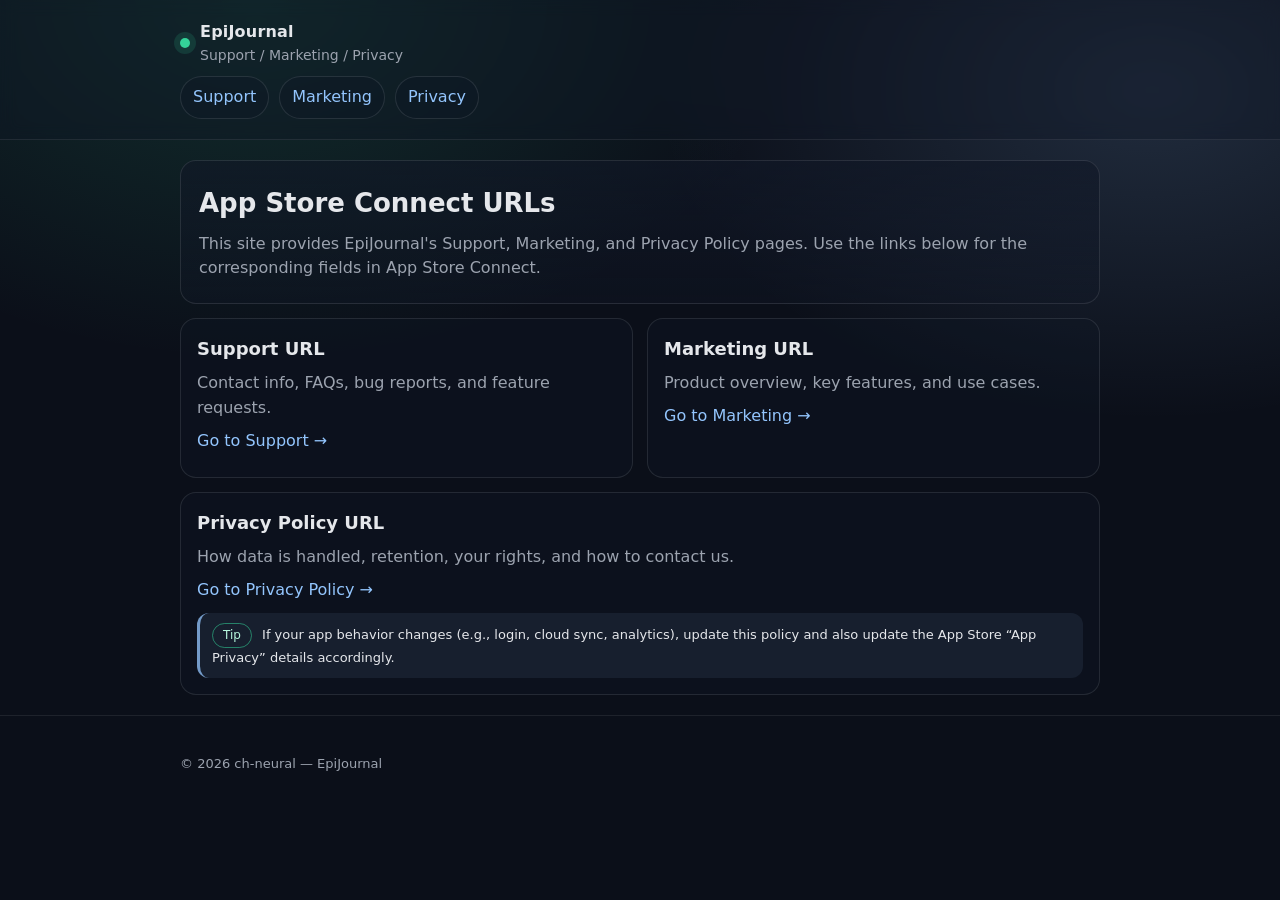
<file: docs/index.html>
<!doctype html>
<html lang="en">
  <head>
    <meta charset="utf-8" />
    <meta name="viewport" content="width=device-width, initial-scale=1" />
    <title>EpiJournal — Support / Marketing / Privacy</title>
    <meta name="description" content="Support, marketing, and privacy policy pages for EpiJournal (App Store Connect URLs)." />
    <link rel="stylesheet" href="./assets/styles.css" />
  </head>
  <body>
    <header>
      <div class="container">
        <div class="brand">
          <div class="logo" aria-hidden="true"></div>
          <div>
            <div class="title">EpiJournal</div>
            <div class="subtitle">Support / Marketing / Privacy</div>
          </div>
        </div>
        <nav aria-label="Primary">
          <a href="./support.html">Support</a>
          <a href="./marketing.html">Marketing</a>
          <a href="./privacy.html">Privacy</a>
        </nav>
      </div>
    </header>

    <main class="container">
      <section class="hero">
        <h1>App Store Connect URLs</h1>
        <p>This site provides EpiJournal's Support, Marketing, and Privacy Policy pages. Use the links below for the corresponding fields in App Store Connect.</p>
      </section>

      <section class="grid" aria-label="Pages">
        <article class="card half">
          <h2>Support URL</h2>
          <p class="muted">Contact info, FAQs, bug reports, and feature requests.</p>
          <p><a href="./support.html">Go to Support →</a></p>
        </article>

        <article class="card half">
          <h2>Marketing URL</h2>
          <p class="muted">Product overview, key features, and use cases.</p>
          <p><a href="./marketing.html">Go to Marketing →</a></p>
        </article>

        <article class="card">
          <h2>Privacy Policy URL</h2>
          <p class="muted">How data is handled, retention, your rights, and how to contact us.</p>
          <p><a href="./privacy.html">Go to Privacy Policy →</a></p>
          <div class="callout small">
            <div><span class="pill ok">Tip</span> If your app behavior changes (e.g., login, cloud sync, analytics), update this policy and also update the App Store “App Privacy” details accordingly.</div>
          </div>
        </article>
      </section>
    </main>

    <footer>
      <div class="container small">
        <div class="muted">© <span id="y"></span> ch-neural — EpiJournal</div>
      </div>
    </footer>

    <script>
      document.getElementById("y").textContent = String(new Date().getFullYear());
    </script>
  </body>
</html>
</file>
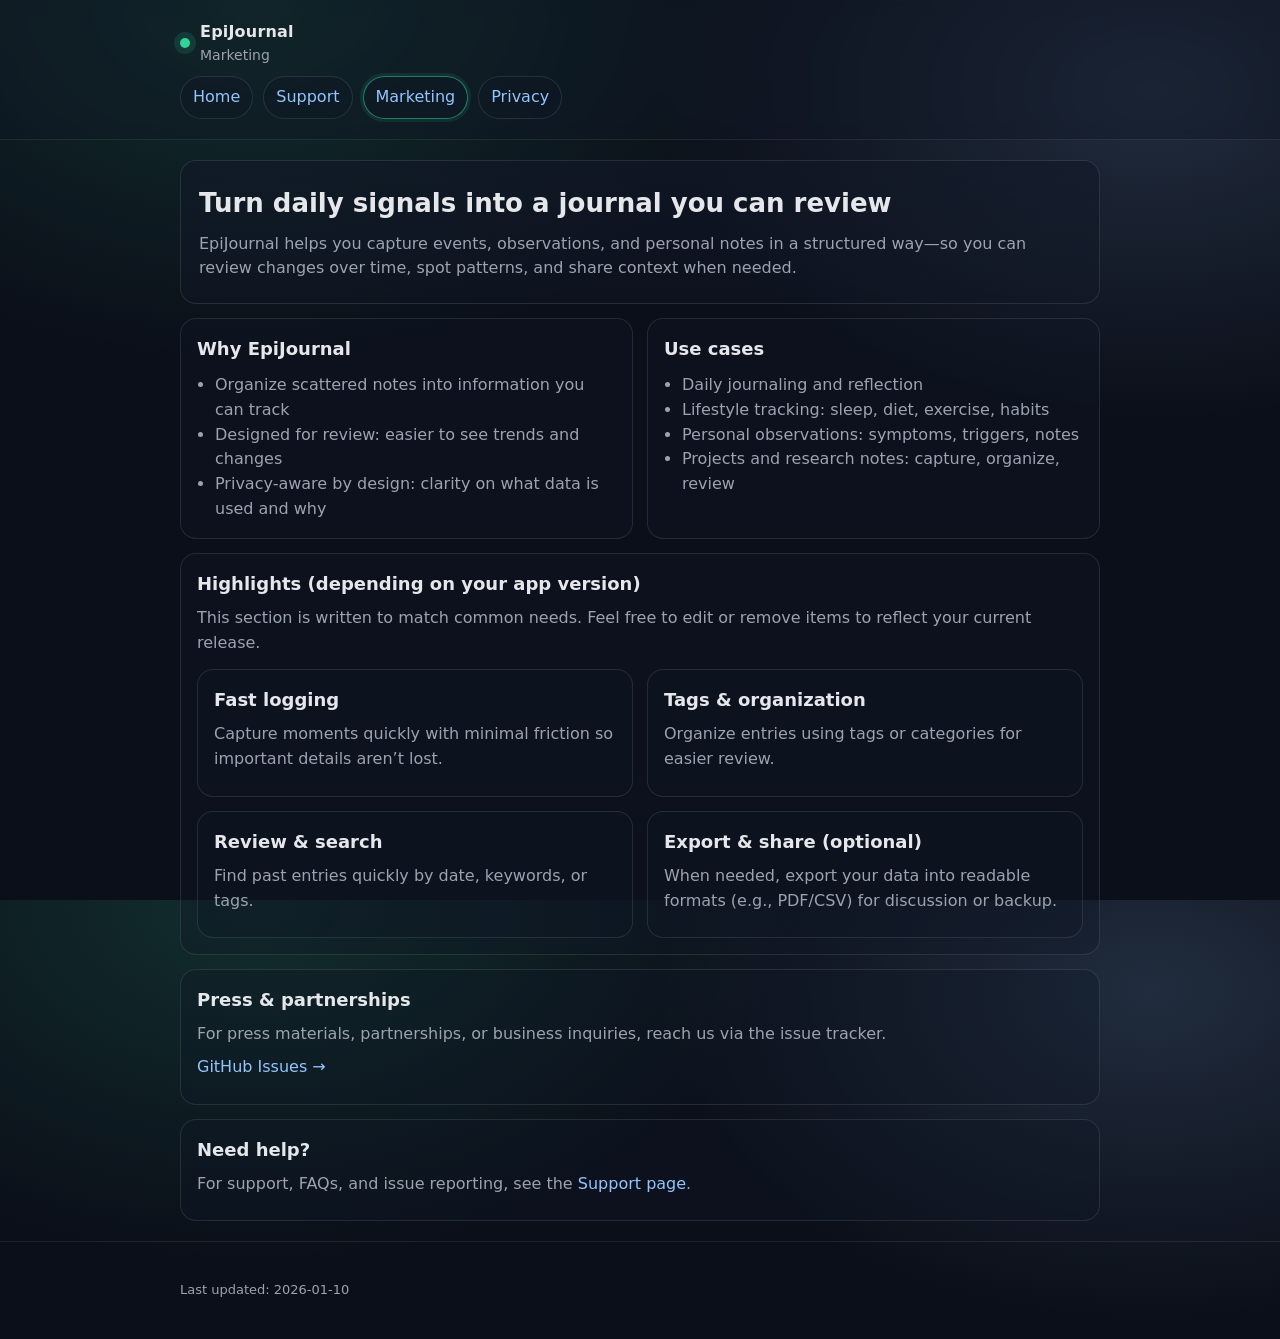
<file: docs/marketing.html>
<!doctype html>
<html lang="en">
  <head>
    <meta charset="utf-8" />
    <meta name="viewport" content="width=device-width, initial-scale=1" />
    <title>EpiJournal — Marketing</title>
    <meta name="description" content="EpiJournal product overview and key highlights (Marketing URL)." />
    <link rel="stylesheet" href="./assets/styles.css" />
  </head>
  <body>
    <header>
      <div class="container">
        <div class="brand">
          <div class="logo" aria-hidden="true"></div>
          <div>
            <div class="title">EpiJournal</div>
            <div class="subtitle">Marketing</div>
          </div>
        </div>
        <nav aria-label="Primary">
          <a href="./index.html">Home</a>
          <a href="./support.html">Support</a>
          <a href="./marketing.html" aria-current="page">Marketing</a>
          <a href="./privacy.html">Privacy</a>
        </nav>
      </div>
    </header>

    <main class="container">
      <section class="hero">
        <h1>Turn daily signals into a journal you can review</h1>
        <p>EpiJournal helps you capture events, observations, and personal notes in a structured way—so you can review changes over time, spot patterns, and share context when needed.</p>
      </section>

      <section class="grid">
        <article class="card half">
          <h2>Why EpiJournal</h2>
          <ul>
            <li>Organize scattered notes into information you can track</li>
            <li>Designed for review: easier to see trends and changes</li>
            <li>Privacy-aware by design: clarity on what data is used and why</li>
          </ul>
        </article>

        <article class="card half">
          <h2>Use cases</h2>
          <ul>
            <li>Daily journaling and reflection</li>
            <li>Lifestyle tracking: sleep, diet, exercise, habits</li>
            <li>Personal observations: symptoms, triggers, notes</li>
            <li>Projects and research notes: capture, organize, review</li>
          </ul>
        </article>

        <article class="card">
          <h2>Highlights (depending on your app version)</h2>
          <p class="muted">This section is written to match common needs. Feel free to edit or remove items to reflect your current release.</p>
          <div class="grid">
            <div class="card half">
              <h2>Fast logging</h2>
              <p>Capture moments quickly with minimal friction so important details aren’t lost.</p>
            </div>
            <div class="card half">
              <h2>Tags & organization</h2>
              <p>Organize entries using tags or categories for easier review.</p>
            </div>
            <div class="card half">
              <h2>Review & search</h2>
              <p>Find past entries quickly by date, keywords, or tags.</p>
            </div>
            <div class="card half">
              <h2>Export & share (optional)</h2>
              <p>When needed, export your data into readable formats (e.g., PDF/CSV) for discussion or backup.</p>
            </div>
          </div>
        </article>

        <article class="card">
          <h2>Press & partnerships</h2>
          <p class="muted">For press materials, partnerships, or business inquiries, reach us via the issue tracker.</p>
          <p><a href="https://github.com/ch-neural/EpiJournal-support/issues">GitHub Issues →</a></p>
        </article>

        <article class="card">
          <h2>Need help?</h2>
          <p class="muted">For support, FAQs, and issue reporting, see the <a href="./support.html">Support page</a>.</p>
        </article>
      </section>
    </main>

    <footer>
      <div class="container small">
        <div class="muted">Last updated: 2026-01-10</div>
      </div>
    </footer>
  </body>
</html>
</file>
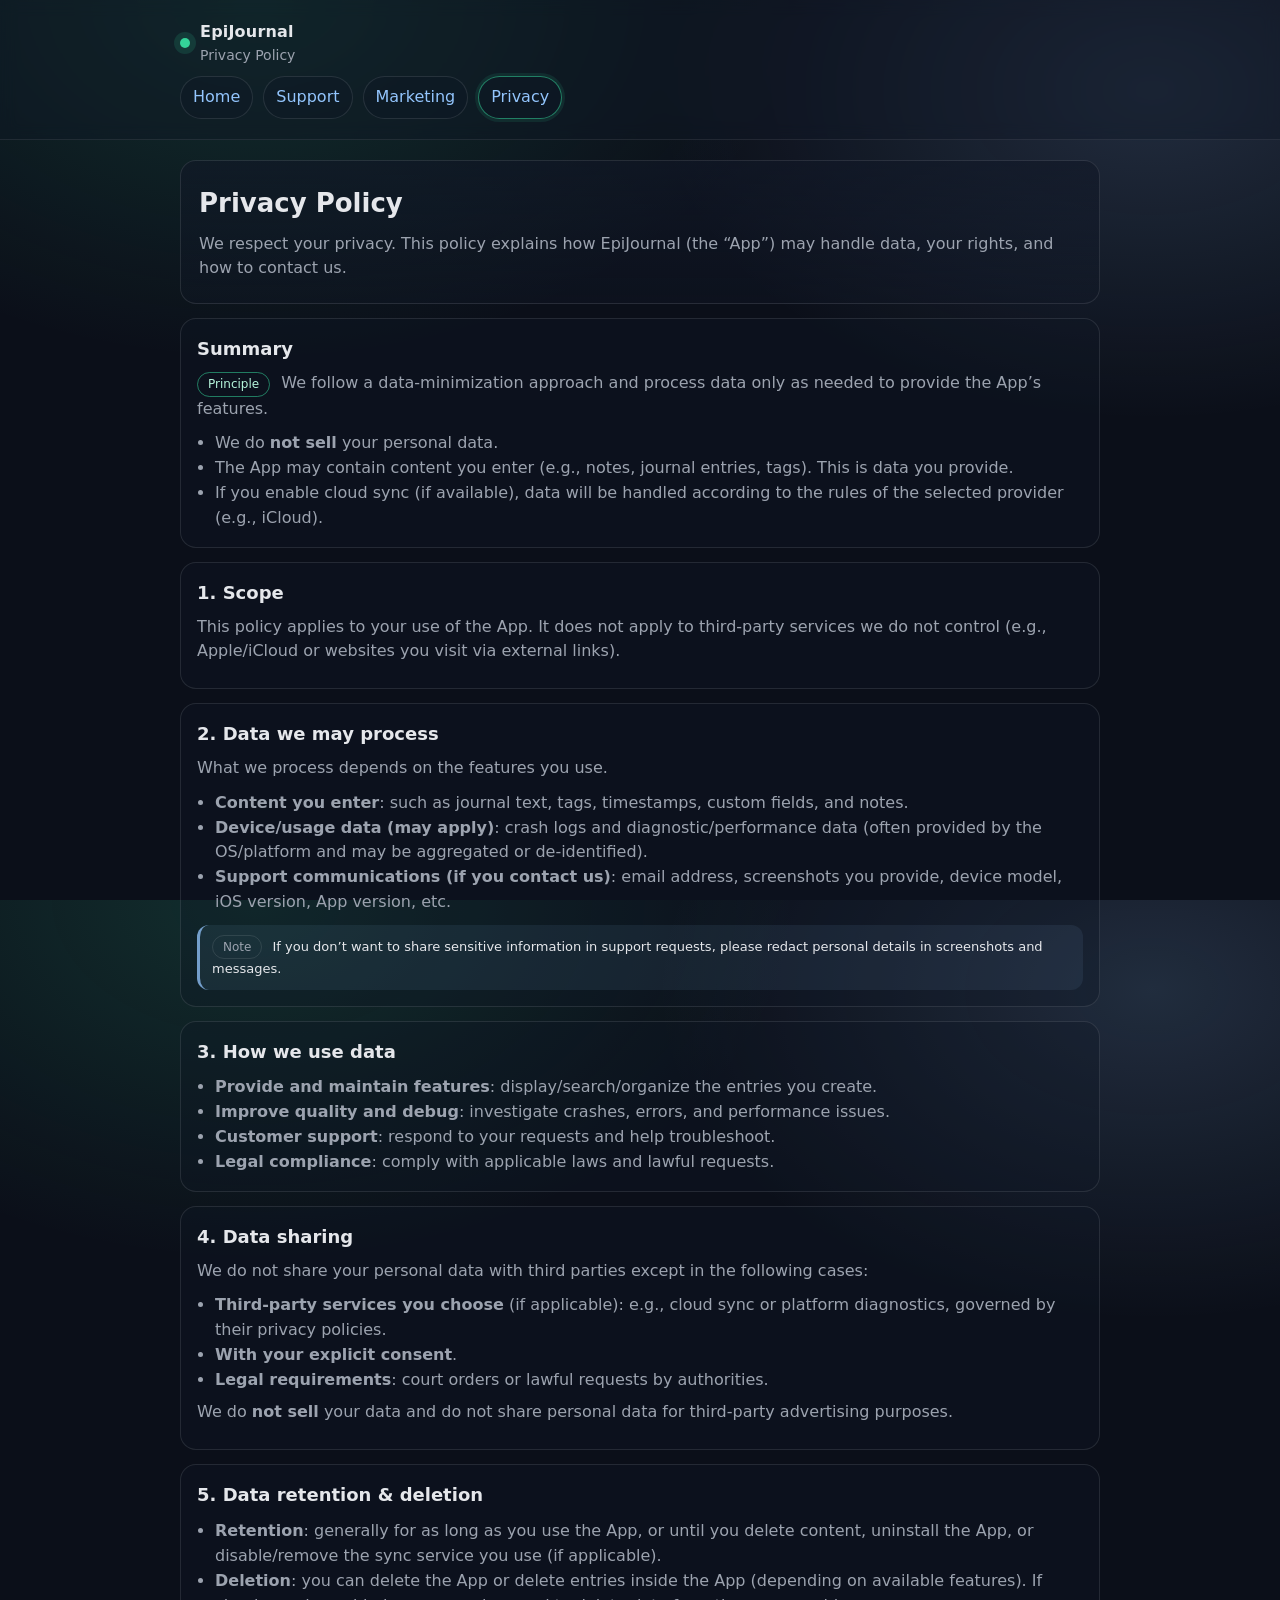
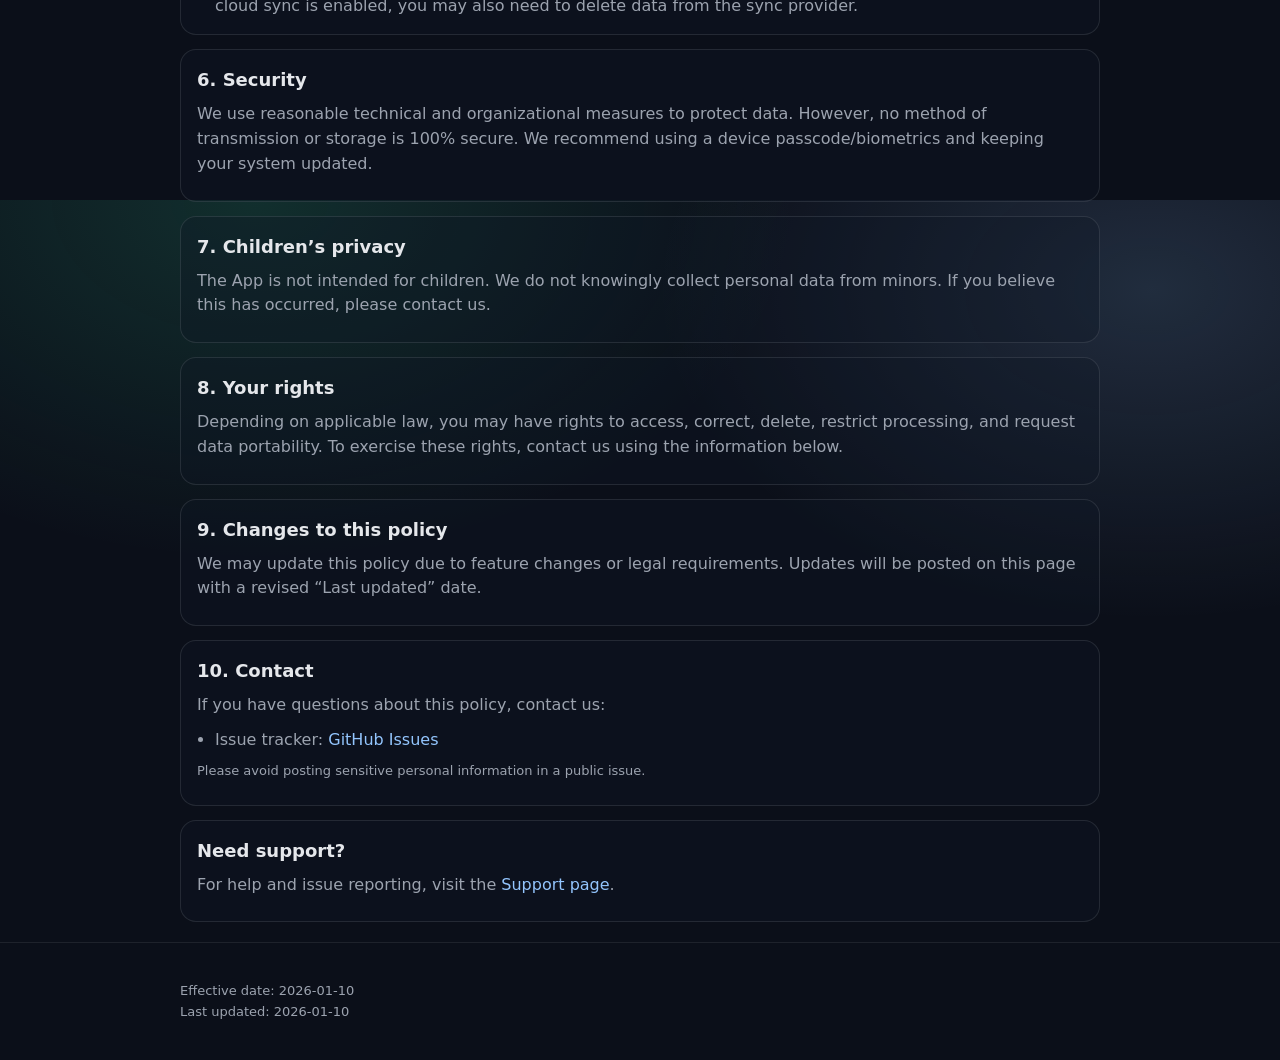
<file: docs/privacy.html>
<!doctype html>
<html lang="en">
  <head>
    <meta charset="utf-8" />
    <meta name="viewport" content="width=device-width, initial-scale=1" />
    <title>EpiJournal — Privacy Policy</title>
    <meta name="description" content="EpiJournal privacy policy (Privacy Policy URL)." />
    <link rel="stylesheet" href="./assets/styles.css" />
  </head>
  <body>
    <header>
      <div class="container">
        <div class="brand">
          <div class="logo" aria-hidden="true"></div>
          <div>
            <div class="title">EpiJournal</div>
            <div class="subtitle">Privacy Policy</div>
          </div>
        </div>
        <nav aria-label="Primary">
          <a href="./index.html">Home</a>
          <a href="./support.html">Support</a>
          <a href="./marketing.html">Marketing</a>
          <a href="./privacy.html" aria-current="page">Privacy</a>
        </nav>
      </div>
    </header>

    <main class="container">
      <section class="hero">
        <h1>Privacy Policy</h1>
        <p>We respect your privacy. This policy explains how EpiJournal (the “App”) may handle data, your rights, and how to contact us.</p>
      </section>

      <section class="grid">
        <article class="card">
          <h2>Summary</h2>
          <p>
            <span class="pill ok">Principle</span>
            We follow a data-minimization approach and process data only as needed to provide the App’s features.
          </p>
          <ul>
            <li>We do <strong>not sell</strong> your personal data.</li>
            <li>The App may contain content you enter (e.g., notes, journal entries, tags). This is data you provide.</li>
            <li>If you enable cloud sync (if available), data will be handled according to the rules of the selected provider (e.g., iCloud).</li>
          </ul>
        </article>

        <article class="card">
          <h2>1. Scope</h2>
          <p>This policy applies to your use of the App. It does not apply to third-party services we do not control (e.g., Apple/iCloud or websites you visit via external links).</p>
        </article>

        <article class="card">
          <h2>2. Data we may process</h2>
          <p class="muted">What we process depends on the features you use.</p>
          <ul>
            <li><strong>Content you enter</strong>: such as journal text, tags, timestamps, custom fields, and notes.</li>
            <li><strong>Device/usage data (may apply)</strong>: crash logs and diagnostic/performance data (often provided by the OS/platform and may be aggregated or de-identified).</li>
            <li><strong>Support communications (if you contact us)</strong>: email address, screenshots you provide, device model, iOS version, App version, etc.</li>
          </ul>
          <div class="callout small">
            <div><span class="pill">Note</span> If you don’t want to share sensitive information in support requests, please redact personal details in screenshots and messages.</div>
          </div>
        </article>

        <article class="card">
          <h2>3. How we use data</h2>
          <ul>
            <li><strong>Provide and maintain features</strong>: display/search/organize the entries you create.</li>
            <li><strong>Improve quality and debug</strong>: investigate crashes, errors, and performance issues.</li>
            <li><strong>Customer support</strong>: respond to your requests and help troubleshoot.</li>
            <li><strong>Legal compliance</strong>: comply with applicable laws and lawful requests.</li>
          </ul>
        </article>

        <article class="card">
          <h2>4. Data sharing</h2>
          <p>We do not share your personal data with third parties except in the following cases:</p>
          <ul>
            <li><strong>Third-party services you choose</strong> (if applicable): e.g., cloud sync or platform diagnostics, governed by their privacy policies.</li>
            <li><strong>With your explicit consent</strong>.</li>
            <li><strong>Legal requirements</strong>: court orders or lawful requests by authorities.</li>
          </ul>
          <p>We do <strong>not sell</strong> your data and do not share personal data for third‑party advertising purposes.</p>
        </article>

        <article class="card">
          <h2>5. Data retention & deletion</h2>
          <ul>
            <li><strong>Retention</strong>: generally for as long as you use the App, or until you delete content, uninstall the App, or disable/remove the sync service you use (if applicable).</li>
            <li><strong>Deletion</strong>: you can delete the App or delete entries inside the App (depending on available features). If cloud sync is enabled, you may also need to delete data from the sync provider.</li>
          </ul>
        </article>

        <article class="card">
          <h2>6. Security</h2>
          <p>We use reasonable technical and organizational measures to protect data. However, no method of transmission or storage is 100% secure. We recommend using a device passcode/biometrics and keeping your system updated.</p>
        </article>

        <article class="card">
          <h2>7. Children’s privacy</h2>
          <p>The App is not intended for children. We do not knowingly collect personal data from minors. If you believe this has occurred, please contact us.</p>
        </article>

        <article class="card">
          <h2>8. Your rights</h2>
          <p>Depending on applicable law, you may have rights to access, correct, delete, restrict processing, and request data portability. To exercise these rights, contact us using the information below.</p>
        </article>

        <article class="card">
          <h2>9. Changes to this policy</h2>
          <p>We may update this policy due to feature changes or legal requirements. Updates will be posted on this page with a revised “Last updated” date.</p>
        </article>

        <article class="card">
          <h2>10. Contact</h2>
          <p>If you have questions about this policy, contact us:</p>
          <ul>
            <li>Issue tracker: <a href="https://github.com/ch-neural/EpiJournal-support/issues">GitHub Issues</a></li>
          </ul>
          <p class="muted small">Please avoid posting sensitive personal information in a public issue.</p>
        </article>

        <article class="card">
          <h2>Need support?</h2>
          <p class="muted">For help and issue reporting, visit the <a href="./support.html">Support page</a>.</p>
        </article>
      </section>
    </main>

    <footer>
      <div class="container small">
        <div class="muted">Effective date: 2026-01-10</div>
        <div class="muted">Last updated: 2026-01-10</div>
      </div>
    </footer>
  </body>
</html>
</file>
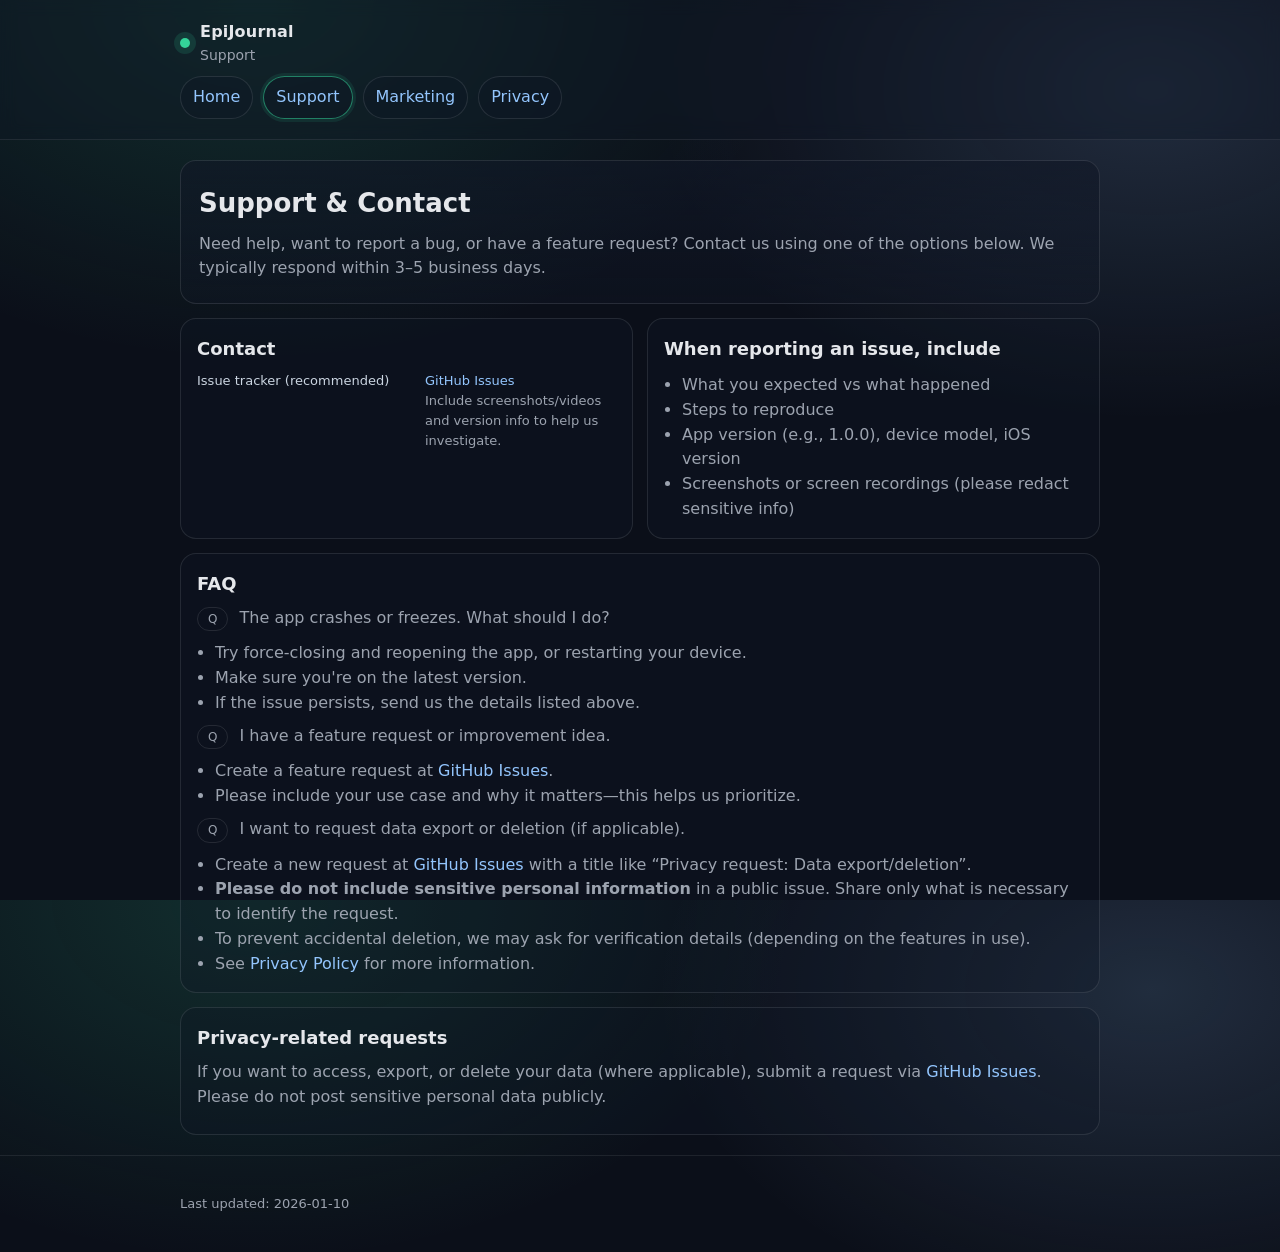
<file: docs/support.html>
<!doctype html>
<html lang="en">
  <head>
    <meta charset="utf-8" />
    <meta name="viewport" content="width=device-width, initial-scale=1" />
    <title>EpiJournal Support</title>
    <meta name="description" content="EpiJournal support: contact, FAQs, bug reports, and privacy-related requests." />
    <link rel="stylesheet" href="./assets/styles.css" />
  </head>
  <body>
    <header>
      <div class="container">
        <div class="brand">
          <div class="logo" aria-hidden="true"></div>
          <div>
            <div class="title">EpiJournal</div>
            <div class="subtitle">Support</div>
          </div>
        </div>
        <nav aria-label="Primary">
          <a href="./index.html">Home</a>
          <a href="./support.html" aria-current="page">Support</a>
          <a href="./marketing.html">Marketing</a>
          <a href="./privacy.html">Privacy</a>
        </nav>
      </div>
    </header>

    <main class="container">
      <section class="hero">
        <h1>Support & Contact</h1>
        <p>Need help, want to report a bug, or have a feature request? Contact us using one of the options below. We typically respond within 3–5 business days.</p>
      </section>

      <section class="grid">
        <article class="card half">
          <h2>Contact</h2>
          <div class="kvs small">
            <div class="k">Issue tracker (recommended)</div>
            <div class="v">
              <a href="https://github.com/ch-neural/EpiJournal-support/issues">GitHub Issues</a>
              <div class="muted">Include screenshots/videos and version info to help us investigate.</div>
            </div>
          </div>
        </article>

        <article class="card half">
          <h2>When reporting an issue, include</h2>
          <ul>
            <li>What you expected vs what happened</li>
            <li>Steps to reproduce</li>
            <li>App version (e.g., 1.0.0), device model, iOS version</li>
            <li>Screenshots or screen recordings (please redact sensitive info)</li>
          </ul>
        </article>

        <article class="card">
          <h2>FAQ</h2>
          <p><span class="pill">Q</span> The app crashes or freezes. What should I do?</p>
          <ul>
            <li>Try force-closing and reopening the app, or restarting your device.</li>
            <li>Make sure you're on the latest version.</li>
            <li>If the issue persists, send us the details listed above.</li>
          </ul>

          <p><span class="pill">Q</span> I have a feature request or improvement idea.</p>
          <ul>
            <li>Create a feature request at <a href="https://github.com/ch-neural/EpiJournal-support/issues">GitHub Issues</a>.</li>
            <li>Please include your use case and why it matters—this helps us prioritize.</li>
          </ul>

          <p><span class="pill">Q</span> I want to request data export or deletion (if applicable).</p>
          <ul>
            <li>Create a new request at <a href="https://github.com/ch-neural/EpiJournal-support/issues">GitHub Issues</a> with a title like “Privacy request: Data export/deletion”.</li>
            <li><strong>Please do not include sensitive personal information</strong> in a public issue. Share only what is necessary to identify the request.</li>
            <li>To prevent accidental deletion, we may ask for verification details (depending on the features in use).</li>
            <li>See <a href="./privacy.html">Privacy Policy</a> for more information.</li>
          </ul>
        </article>

        <article class="card">
          <h2>Privacy-related requests</h2>
          <p class="muted">If you want to access, export, or delete your data (where applicable), submit a request via <a href="https://github.com/ch-neural/EpiJournal-support/issues">GitHub Issues</a>. Please do not post sensitive personal data publicly.</p>
        </article>
      </section>
    </main>

    <footer>
      <div class="container small">
        <div class="muted">Last updated: 2026-01-10</div>
      </div>
    </footer>
  </body>
</html>
</file>
<file: docs/assets/styles.css>
/* Simple, clean GitHub Pages styling for EpiJournal */
:root{
  --bg:#0b0f19;
  --card:#111827;
  --text:#e5e7eb;
  --muted:#9ca3af;
  --border:#243047;
  --link:#93c5fd;
  --accent:#34d399;
  --danger:#fb7185;
  --max: 960px;
}

*{box-sizing:border-box}
html,body{height:100%}
body{
  margin:0;
  font-family: ui-sans-serif, system-ui, -apple-system, Segoe UI, Roboto, Helvetica, Arial, "Apple Color Emoji", "Segoe UI Emoji";
  background: radial-gradient(900px 600px at 20% 0%, rgba(52,211,153,0.16), transparent 60%),
              radial-gradient(900px 600px at 90% 10%, rgba(147,197,253,0.16), transparent 55%),
              var(--bg);
  color:var(--text);
  line-height:1.55;
}

a{color:var(--link); text-decoration:none}
a:hover{text-decoration:underline}

header{
  border-bottom: 1px solid rgba(255,255,255,0.08);
  background: rgba(17,24,39,0.4);
  backdrop-filter: blur(8px);
  position: sticky;
  top: 0;
  z-index: 10;
}

.container{max-width:var(--max); margin:0 auto; padding:20px}
.brand{display:flex; align-items:center; gap:10px}
.logo{
  width:10px;height:10px;border-radius:999px;background:var(--accent);
  box-shadow: 0 0 0 6px rgba(52,211,153,0.14);
}
.title{font-weight:700; letter-spacing:0.2px}
.subtitle{color:var(--muted); font-size:14px}

nav{display:flex; flex-wrap:wrap; gap:10px; margin-top:10px}
nav a{
  display:inline-flex; align-items:center; gap:8px;
  padding:8px 12px;
  border:1px solid rgba(255,255,255,0.10);
  border-radius:999px;
  background: rgba(17,24,39,0.35);
}
nav a[aria-current="page"]{
  border-color: rgba(52,211,153,0.55);
  box-shadow: 0 0 0 3px rgba(52,211,153,0.10);
}

main{padding:28px 0 56px}
.hero{
  padding:22px 18px;
  border:1px solid rgba(255,255,255,0.10);
  border-radius:16px;
  background: linear-gradient(180deg, rgba(17,24,39,0.65), rgba(17,24,39,0.35));
}
.hero h1{margin:0 0 8px; font-size:26px}
.hero p{margin:0; color:var(--muted)}

.grid{
  display:grid;
  grid-template-columns: repeat(12, 1fr);
  gap:14px;
  margin-top:14px;
}
.card{
  grid-column: span 12;
  border:1px solid rgba(255,255,255,0.10);
  border-radius:16px;
  background: rgba(17,24,39,0.35);
  padding:16px;
}
@media (min-width: 820px){
  .card.half{grid-column: span 6;}
}
.card h2{margin:0 0 8px; font-size:18px}
.card p{margin:8px 0; color:var(--muted)}
.card ul{margin:10px 0 0; padding-left:18px; color:var(--muted)}

.pill{
  display:inline-block;
  padding:2px 10px;
  border-radius:999px;
  border:1px solid rgba(255,255,255,0.10);
  color:var(--muted);
  font-size:12px;
  margin-right:6px;
}
.pill.ok{border-color: rgba(52,211,153,0.55); color:#b7f7dd}
.pill.warn{border-color: rgba(251,113,133,0.55); color:#ffd0d9}

code{
  font-family: ui-monospace, SFMono-Regular, Menlo, Monaco, Consolas, "Liberation Mono", "Courier New", monospace;
  background: rgba(255,255,255,0.06);
  padding: 2px 6px;
  border-radius: 8px;
}

footer{
  border-top: 1px solid rgba(255,255,255,0.08);
  color:var(--muted);
  padding:18px 0;
}
.small{font-size:13px}
.muted{color:var(--muted)}
.kvs{display:grid; grid-template-columns: 1fr; gap:8px}
@media (min-width: 700px){
  .kvs{grid-template-columns: 220px 1fr}
}
.k{color: #cbd5e1}
.callout{
  border-left: 3px solid rgba(147,197,253,0.75);
  padding: 10px 12px;
  background: rgba(147,197,253,0.08);
  border-radius: 12px;
  margin-top: 10px;
}
</file>
